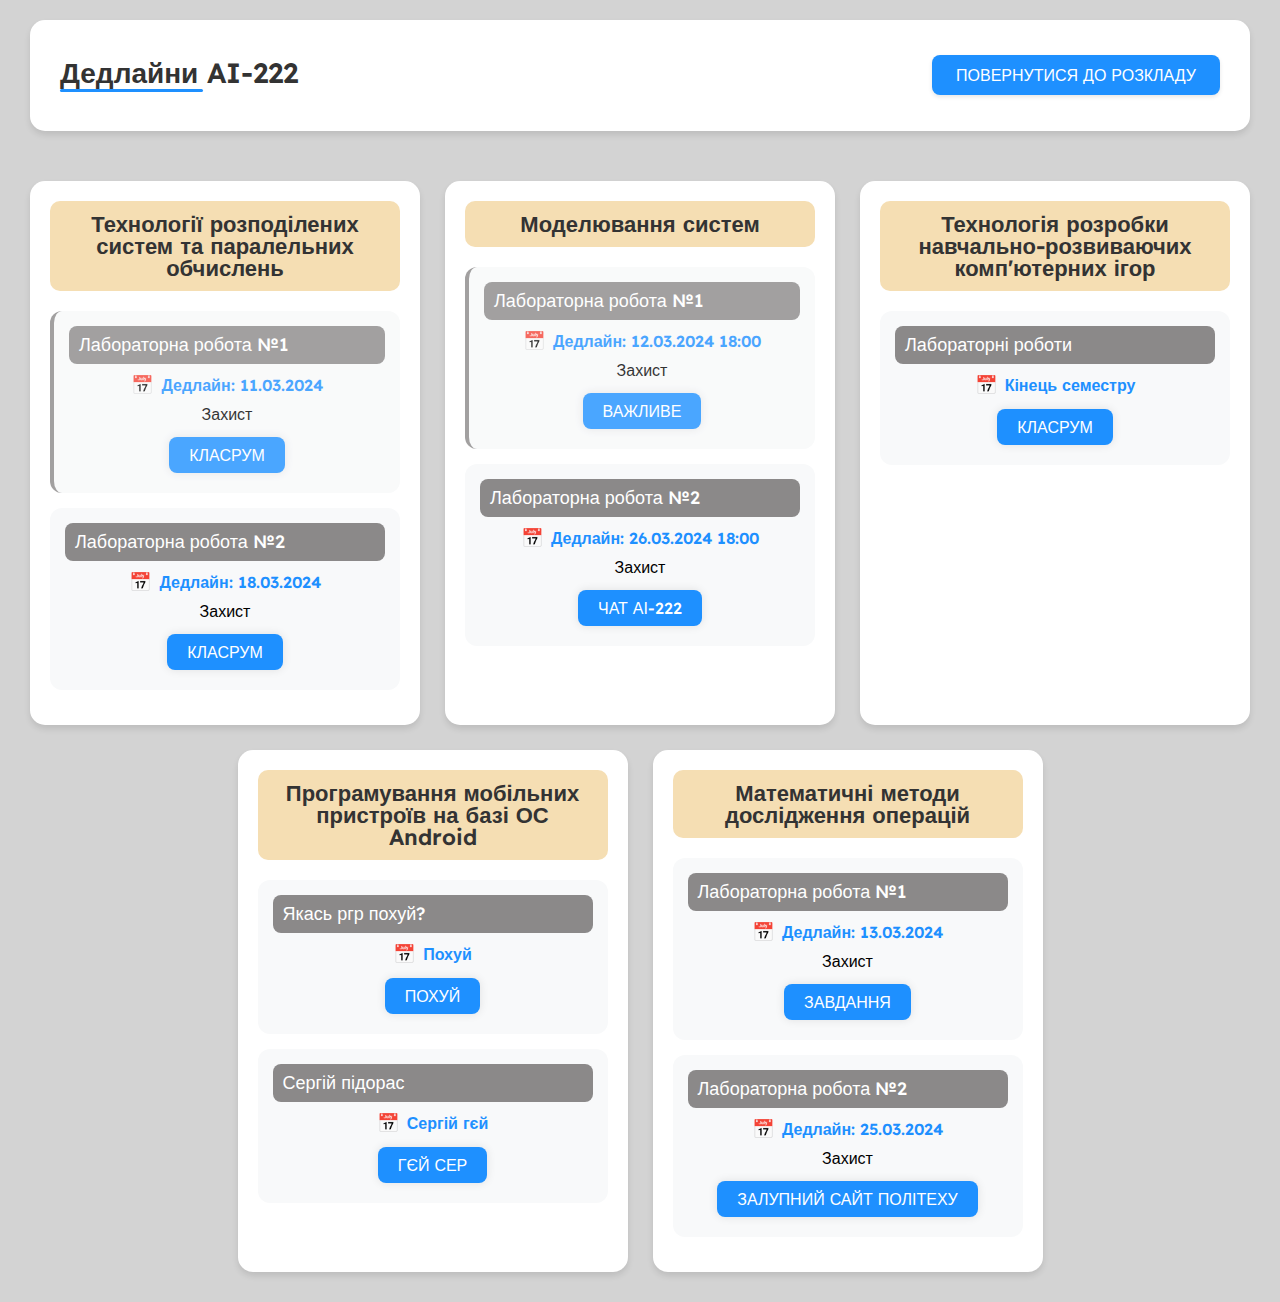
<file: deadlines.html>
<!DOCTYPE html>
<html lang="en">
  <head>
    <meta charset="UTF-8" />
    <meta name="viewport" content="width=device-width, initial-scale=1.0" />
    <link rel="stylesheet" href="style.css" />
    <title>AI-222 Deadlines</title>
    <style>
      html {
        background-color: lightgray;
        font-family: "Lexend", sans-serif;
      }

      .navigation {
        display: flex;
        justify-content: space-between;
        align-items: center;
        padding: 20px 30px;
        background-color: white;
        border-radius: 15px;
        margin: 20px 30px;
        box-shadow: 0 4px 6px rgba(0, 0, 0, 0.1);
      }

      .navigation h1 {
        font-size: 28px;
        font-weight: 600;
        color: #333;
        position: relative;
        padding-bottom: 5px;
      }

      .navigation h1::after {
        content: "";
        position: absolute;
        bottom: 0;
        left: 0;
        width: 60%;
        height: 3px;
        background-color: #1e90ff;
        border-radius: 2px;
      }

      .nav-link {
        background: #1e90ff;
        color: white;
        padding: 12px 24px;
        border-radius: 8px;
        font-size: 16px;
        font-weight: 500;
        text-decoration: none;
        display: inline-block;
        transition: all 0.3s ease;
        text-transform: uppercase;
        box-shadow: 0 2px 4px rgba(0, 0, 0, 0.1);
      }

      .nav-link:hover {
        background: #1873cc;
        transform: translateY(-2px);
        box-shadow: 0 4px 8px rgba(30, 144, 255, 0.3);
      }

      .subjects-list {
        display: grid;
        grid-template-columns: repeat(6, 1fr);
        gap: 25px;
        padding: 30px;
        grid-template-areas:
          "a a b b c c"
          ". d d e e .";
      }

      .subject-card {
        background-color: white;
        border-radius: 15px;
        padding: 20px;
        box-shadow: 0 4px 6px rgba(0, 0, 0, 0.1);
        transition: transform 0.2s ease, box-shadow 0.2s ease;
      }

      .subject-card:hover {
        transform: translateY(-5px);
        box-shadow: 0 6px 12px rgba(0, 0, 0, 0.15);
      }

      .subject-name {
        border-radius: 10px;
        text-align: center;
        font-size: 22px;
        font-weight: 600;
        margin-bottom: 20px;
        padding: 12px;
        background-color: wheat;
        color: #333;
      }

      .lab-item {
        background: #f8f9fa;
        border-radius: 12px;
        padding: 15px;
        margin: 15px 0;
        transition: transform 0.2s ease;
      }

      .lab-item:hover {
        transform: scale(1.02);
      }

      .lab-item div:first-child {
        background-color: #8b8989;
        color: white;
        padding: 10px;
        border-radius: 8px;
        font-size: 18px;
        font-weight: 500;
        margin-bottom: 12px;
      }

      .lab-deadline {
        color: #1e90ff;
        font-weight: 600;
        font-size: 16px;
        margin: 12px 0;
        display: flex;
        align-items: center;
        justify-content: center;
        gap: 8px;
      }

      .lab-deadline::before {
        content: "📅";
        font-size: 18px;
      }

      .button {
        margin: 15px 0 5px 0;
        text-align: center;
      }

      .button-link {
        background: #1e90ff;
        color: white;
        padding: 10px 20px;
        border-radius: 8px;
        font-size: 16px;
        font-weight: 500;
        text-decoration: none;
        display: inline-block;
        transition: all 0.3s ease;
      }

      .button-link:hover {
        background: #1873cc;
        transform: translateY(-2px);
        box-shadow: 0 4px 8px rgba(30, 144, 255, 0.3);
      }

      .urgent {
        border-left: 4px solid #ff7251;
        background: #fff5f5;
      }

      .expired {
        opacity: 0.8;
        border-left: 4px solid #8b8989;
        background: #f8f9fa;
      }

      @media (max-width: 800px) {
        .subjects-list {
          grid-template-columns: repeat(2, 1fr);
          grid-template-areas:
            "a b"
            "c d"
            "e e";
        }
      }

      @media (max-width: 600px) {
        .subjects-list {
          grid-template-columns: 1fr;
          grid-template-areas:
            "a"
            "b"
            "c"
            "d"
            "e";
          padding: 15px;
        }

        .navigation {
          flex-direction: column;
          gap: 15px;
          text-align: center;
          margin: 15px;
          padding: 15px;
        }

        .navigation h1 {
          font-size: 24px;
        }

        .navigation h1::after {
          left: 20%;
          width: 60%;
        }
      }

      .container {
        background-color: lightgray;
        min-height: 100vh;
      }

      /* Assign grid areas to cards */
      .subject-card:nth-child(1) {
        grid-area: a;
      }
      .subject-card:nth-child(2) {
        grid-area: b;
      }
      .subject-card:nth-child(3) {
        grid-area: c;
      }
      .subject-card:nth-child(4) {
        grid-area: d;
      }
      .subject-card:nth-child(5) {
        grid-area: e;
      }
    </style>
  </head>
  <body>
    <div class="container">
      <div class="navigation">
        <h1>Дедлайни AI-222</h1>
        <a href="index.html" class="nav-link">Повернутися до розкладу</a>
      </div>

      <div class="subjects-list">
        <!-- Distributed Systems -->
        <div class="subject-card">
          <div class="subject-name">
            Технології розподілених систем та паралельних обчислень
          </div>
          <div class="lab-item">
            <div>Лабораторна робота №1</div>
            <div class="lab-deadline">Дедлайн: 11.03.2024</div>
            <div style="text-align: center; margin-bottom: 8px">Захист</div>
            <div class="button">
              <span href="#" class="button-link" target="_blank">Класрум</span>
            </div>
          </div>
          <div class="lab-item">
            <div>Лабораторна робота №2</div>
            <div class="lab-deadline">Дедлайн: 18.03.2024</div>
            <div style="text-align: center; margin-bottom: 8px">Захист</div>
            <div class="button">
              <span href="#" class="button-link" target="_blank">Класрум</span>
            </div>
          </div>
        </div>

        <!-- System Modeling -->
        <div class="subject-card">
          <div class="subject-name">Моделювання систем</div>
          <div class="lab-item">
            <div>Лабораторна робота №1</div>
            <div class="lab-deadline">Дедлайн: 12.03.2024 18:00</div>
            <div style="text-align: center; margin-bottom: 8px">Захист</div>
            <div class="button">
              <span class="button-link" target="_blank">Важливе</span>
            </div>
          </div>

          <div class="lab-item">
            <div>Лабораторна робота №2</div>
            <div class="lab-deadline">Дедлайн: 26.03.2024 18:00</div>
            <div style="text-align: center; margin-bottom: 8px">Захист</div>
            <div class="button">
              <span class="button-link" target="_blank">Чат аі-222</span>
            </div>
          </div>
        </div>

        <!-- Game Development -->
        <div class="subject-card">
          <div class="subject-name">
            Технологія розробки навчально-розвиваючих комп'ютерних ігор
          </div>
          <div class="lab-item">
            <div>Лабораторні роботи</div>
            <div class="lab-deadline">Кінець семестру</div>
            <div class="button">
              <a
                href="https://classroom.google.com/u/4/c/NzU2Njg5MDcxOTI4/a/NzU4ODI2MDkzMDgw/details"
                class="button-link"
                target="_blank"
                >Класрум</a
              >
            </div>
          </div>
        </div>

        <!-- Android Development -->
        <div class="subject-card">
          <div class="subject-name">
            Програмування мобільних пристроїв на базі ОС Android
          </div>
          <div class="lab-item">
            <div>Якась ргр похуй?</div>
            <div class="lab-deadline">Похуй</div>
            <div class="button">
              <span class="button-link" target="_blank">Похуй</span>
            </div>
          </div>

          <div class="lab-item">
            <div>Сергій підорас</div>
            <div class="lab-deadline">Сергій гєй</div>
            <div class="button">
              <span class="button-link" target="_blank">ГЄЙ СЕР </span>
            </div>
          </div>
        </div>

        <!-- Mathematical Methods -->
        <div class="subject-card">
          <div class="subject-name">
            Математичні методи дослідження операцій
          </div>
          <div class="lab-item">
            <div>Лабораторна робота №1</div>
            <div class="lab-deadline">Дедлайн: 13.03.2024</div>
            <div style="text-align: center; margin-bottom: 8px">Захист</div>
            <div class="button">
              <a
                href="https://edu.op.edu.ua/mod/assign/view.php?id=22270"
                class="button-link"
                target="_blank"
                >Завдання</a
              >
            </div>
          </div>

          <div class="lab-item">
            <div>Лабораторна робота №2</div>
            <div class="lab-deadline">Дедлайн: 25.03.2024</div>
            <div style="text-align: center; margin-bottom: 8px">Захист</div>
            <div class="button">
              <span class="button-link" target="_blank"
                >Залупний сайт політеху</span
              >
            </div>
          </div>
        </div>
      </div>
    </div>

    <script>
      function highlightDeadlines() {
        const labItems = document.querySelectorAll(".lab-item");
        const today = new Date();

        labItems.forEach((item) => {
          const deadlineText = item.querySelector(".lab-deadline").textContent;
          const deadlineDate = new Date(deadlineText.split(": ")[1]);
          const daysUntilDeadline = Math.floor(
            (deadlineDate - today) / (1000 * 60 * 60 * 24)
          );

          if (daysUntilDeadline <= 3 && daysUntilDeadline >= 0) {
            item.classList.add("urgent");
          } else if (daysUntilDeadline < 0) {
            item.classList.add("expired");
          }
        });
      }

      window.addEventListener("load", highlightDeadlines);
    </script>
  </body>
</html>
</file>
<file: style.css>
@import "reset.css";
@import url("https://fonts.googleapis.com/css2?family=Lexend:wght@100;200;300;400;500;600;700;800;900&display=swap");

html {
  background-color: lightgray;
  font-family: "Lexend", sans-serif;
}

.title {
  border-radius: 10px;
  text-align: center;
  font-size: 26px;
  font-weight: 600;
  margin: 0;
  background-color: wheat;
}

h2 {
  padding: 5px 0;
  text-align: center;
  font-size: 20px;
  font-weight: 600;
  margin-top: 5px;
}

.teacher-name {
  display: block;
  font-weight: bold;
  font-size: 18px;
  text-align: center;
  margin-bottom: 20px;
}

.container {
  margin: 0 auto;
}

.wrapper {
  padding: 30px;
  margin: 0 auto;
  gap: 5px;
  display: grid;
  text-align: center;
}

.wrapper > * {
  padding: 1em;
  border-radius: 10px;
  background-color: white;
}

.monday {
  grid-area: md;
}

.tuesday {
  grid-area: ts;
}

.wednesday {
  grid-area: wd;
}

.thursday {
  grid-area: th;
}

.friday {
  grid-area: fr;
}

.wrapper {
  grid-template-columns: repeat(6, 1fr);
  grid-auto-rows: minmax(200px, auto);
  grid-template-areas:
    "md md ts ts wd wd"
    ". th th fr fr .";
}

.name-class {
  margin-top: 30px;
}

.block-button-practice {
  margin-top: 5px 0;
  padding: 5px;
  border-radius: 8px;
  background-color: rgb(62 191 62);
  color: #fff;
}

.block-button-lection {
  margin-top: 5px 0;
  padding: 5px;
  border-radius: 8px;
  background-color: #ff7251;
  color: #fff;
}

.block-button-lab {
  margin-top: 5px 0;
  padding: 5px;
  border-radius: 8px;
  background-color: #8b8989;
  color: #fff;
}

.time {
  margin: 10px;
}

.meet-login {
  margin: 5px 5px 15px;
}

.button {
  margin: 20px;
}

.button-link {
  background: #1e90ff;
  font-size: 20px;
  padding: 10px;
  text-decoration: none;
  text-transform: uppercase;
  color: #fff;
  border-radius: 5px;
  cursor: pointer;
  box-shadow: 0 0 10px rgba(0, 0, 0, 0.1);
  transition-duration: 0.3s;
  transition-property: box-shadow, transform;
}

.button-link:hover,
.button-link:focus,
.button-link:active {
  box-shadow: 0 0 20px rgba(0, 0, 0, 0.5);
  transform: scale(1.1);
}

/* Style for the week toggle button */
.toggle-week-btn {
  margin: 20px auto;
  padding: 10px 20px;
  font-size: 18px;
  font-weight: 600;
  background-color: #1e90ff;
  color: white;
  border: none;
  border-radius: 8px;
  cursor: pointer;
  box-shadow: 0 0 10px rgba(0, 0, 0, 0.1);
  transition-duration: 0.3s;
  transition-property: box-shadow, transform;
  display: block;
}

.toggle-week-btn:hover {
  box-shadow: 0 0 20px rgba(0, 0, 0, 0.5);
  transform: scale(1.05);
}

/* Style for the current week display */
.current-week {
  text-align: center;
  margin: 20px auto;
  padding: 10px;
  font-size: 20px;
  font-weight: 600;
  color: #333;
  background-color: #ffebcc;
  border-radius: 8px;
  max-width: 300px;
  box-shadow: 0 0 10px rgba(0, 0, 0, 0.1);
}

/* Style for the current date display */
.current-date {
  font-size: 18px;
  font-weight: 600;
  color: #333;
  text-align: center;
}

/* Layout adjustments for the .week-info section */
.week-info {
  display: grid;
  grid-template-columns: 1fr 1fr 1fr;
  align-items: center;
  justify-items: center;
  padding: 5px;
}

@media (max-width: 800px) {
  .week-info {
    grid-template-columns: 1fr;
    gap: 10px;
    text-align: center;
  }

  .wrapper {
    grid-template-columns: repeat(2, 1fr);
    grid-auto-rows: minmax(100px, auto);
    grid-template-areas:
      "md ts"
      "wd th"
      "fr fr";
  }
}

@media (max-width: 600px) {
  .week-info {
    padding: 10px 5px;
  }

  .toggle-week-btn {
    font-size: 16px;
    padding: 8px 15px;
  }

  .current-week,
  .current-date {
    font-size: 16px;
    padding: 8px;
  }

  .wrapper {
    grid-template-columns: 1fr;
    grid-auto-rows: minmax(100px, auto);
    grid-template-areas:
      "md"
      "ts"
      "wd"
      "th"
      "fr";
  }
}

.navigation {
  display: flex;
  justify-content: space-between;
  align-items: center;
  margin: 15px;
}

.deadlines-link {
  background-color: #e74c3c;
  color: white;
  margin: 15px;
  padding: 8px 16px;
  border-radius: 4px;
  text-decoration: none;
  transition: background-color 0.3s;
}

.deadlines-link:hover {
  background-color: #c0392b;
}

.button-group {
  display: inline-flex;
  align-items: center;
  position: relative;
  margin: 0 10px;
}

.student-list-icon {
  cursor: pointer;
  margin-left: 10px;
  color: #1e90ff;
  font-size: 20px;
  transition: color 0.3s ease;
}

.student-list-icon:hover {
  color: #1873cc;
}

.student-list {
  display: none;
  position: absolute;
  top: 100%;
  left: 50%;
  transform: translateX(-50%);
  background: white;
  border-radius: 8px;
  padding: 15px;
  box-shadow: 0 4px 6px rgba(0, 0, 0, 0.1);
  z-index: 1000;
  min-width: 300px;
  max-height: 400px;
  overflow-y: auto;
}

.student-list h3 {
  color: #333;
  margin-bottom: 10px;
  padding-bottom: 5px;
  border-bottom: 2px solid #1e90ff;
}

.student-list ul {
  list-style: none;
  padding: 0;
}

.student-list li {
  padding: 8px 10px;
  color: #666;
  font-size: 14px;
  transition: background-color 0.2s ease;
}

.student-list li:hover {
  background-color: #f8f9fa;
}

.student-list::before {
  content: "";
  position: absolute;
  top: -8px;
  left: 50%;
  transform: translateX(-50%);
  border-left: 8px solid transparent;
  border-right: 8px solid transparent;
  border-bottom: 8px solid white;
}

.attendance-marker {
  background-color: #ff4444;
  color: white;
  font-size: 14px;
  font-weight: 600;
  padding: 4px 12px;
  border-radius: 4px;
  margin-bottom: 8px;
  text-align: center;
  box-shadow: 0 2px 4px rgba(0, 0, 0, 0.1);
  position: relative;
  display: inline-block;
  animation: pulse 2s infinite;
}

@keyframes pulse {
  0% {
    transform: scale(1);
    opacity: 1;
  }
  50% {
    transform: scale(1.05);
    opacity: 0.8;
  }
  100% {
    transform: scale(1);
    opacity: 1;
  }
}

/* Додаємо трикутник під маркером */
.attendance-marker::after {
  content: "";
  position: absolute;
  bottom: -4px;
  left: 50%;
  transform: translateX(-50%);
  width: 0;
  height: 0;
  border-left: 5px solid transparent;
  border-right: 5px solid transparent;
  border-top: 5px solid #ff4444;
}

/* Покращуємо відступ від кнопки */
.button {
  position: relative;
  display: flex;
  flex-direction: column;
  align-items: center;
  gap: 4px;
}
</file>
